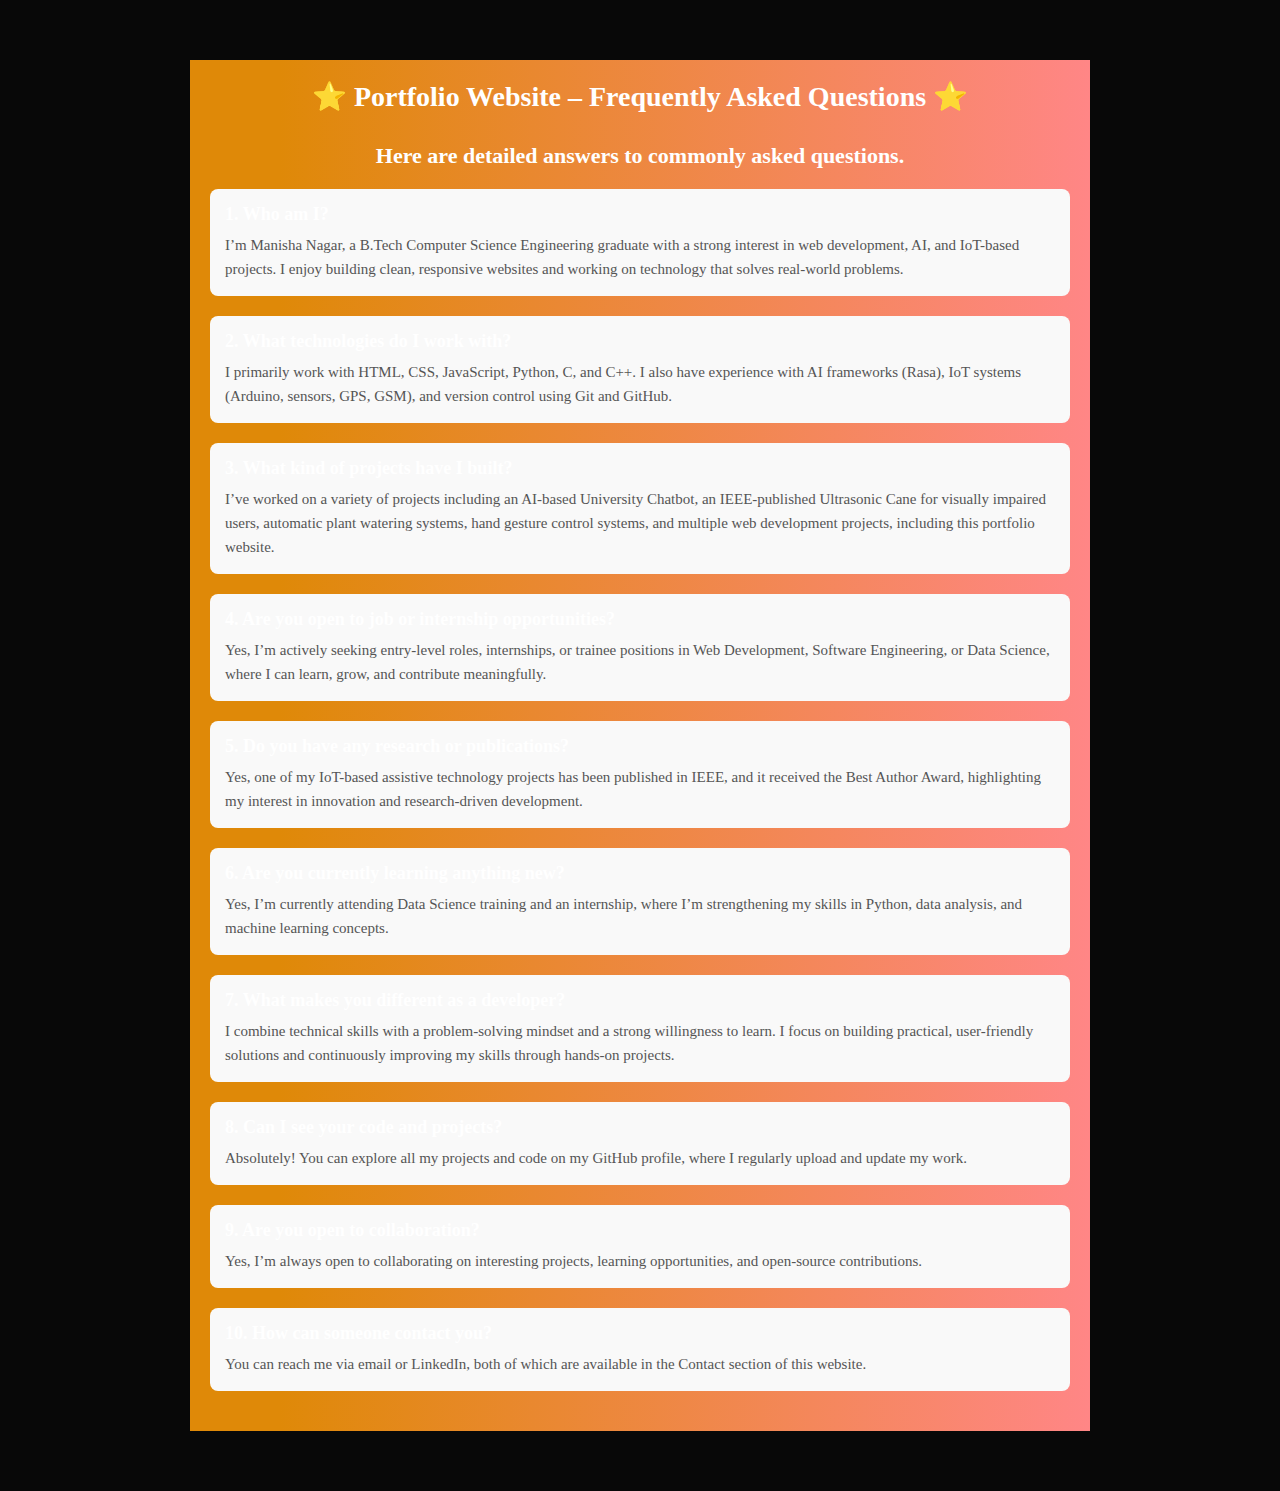
<file: Responsive portfolio/faq.html>
<!DOCTYPE html>
<html lang="en">
<head>
  <meta charset="UTF-8">
  <title>FAQs</title>

  <!-- Link to the CSS file -->
  <link rel="stylesheet" href="style.css" />
</head>
<body>

    <section class="faq-section">

        <h2 class="faq-title">⭐ Portfolio Website – Frequently Asked Questions ⭐</h2>

    <h3 class="faq-subtitle">
        Here are detailed answers to commonly asked questions.
    </h3>

    <div class="faq-item">
        <h4 class="faq-question">1. Who am I?</h4>
        <p class="faq-answer">
            I’m Manisha Nagar, a B.Tech Computer Science Engineering graduate with a strong interest in web development, AI, and IoT-based projects. I enjoy building clean, responsive websites and working on technology that solves real-world problems.
        </p>
    </div>

    <div class="faq-item">
        <h4 class="faq-question">2. What technologies do I work with?</h4>
        <p class="faq-answer">
            I primarily work with HTML, CSS, JavaScript, Python, C, and C++. I also have experience with AI frameworks (Rasa), IoT systems (Arduino, sensors, GPS, GSM), and version control using Git and GitHub.
        </p>
    </div>

    <div class="faq-item">
        <h4 class="faq-question">3. What kind of projects have I built?</h4>
        <p class="faq-answer">
            I’ve worked on a variety of projects including an AI-based University Chatbot, an IEEE-published Ultrasonic Cane for visually impaired users, automatic plant watering systems, hand gesture control systems, and multiple web development projects, including this portfolio website.
        </p>
    </div>

    <div class="faq-item">
        <h4 class="faq-question">4. Are you open to job or internship opportunities?</h4>
        <p class="faq-answer">
            Yes, I’m actively seeking entry-level roles, internships, or trainee positions in Web Development, Software Engineering, or Data Science, where I can learn, grow, and contribute meaningfully.
        </p>
    </div>

    <div class="faq-item">
        <h4 class="faq-question">5. Do you have any research or publications?</h4>
        <p class="faq-answer">
            Yes, one of my IoT-based assistive technology projects has been published in IEEE, and it received the Best Author Award, highlighting my interest in innovation and research-driven development.
        </p>
    </div>

    <div class="faq-item">
        <h4 class="faq-question">6. Are you currently learning anything new?</h4>
        <p class="faq-answer">
            Yes, I’m currently attending Data Science training and an internship, where I’m strengthening my skills in Python, data analysis, and machine learning concepts.
        </p>
    </div>

    <div class="faq-item">
        <h4 class="faq-question">7. What makes you different as a developer?</h4>
        <p class="faq-answer">
            I combine technical skills with a problem-solving mindset and a strong willingness to learn. I focus on building practical, user-friendly solutions and continuously improving my skills through hands-on projects.
        </p>
    </div>

    <div class="faq-item">
        <h4 class="faq-question">8. Can I see your code and projects?</h4>
        <p class="faq-answer">
            Absolutely! You can explore all my projects and code on my GitHub profile, where I regularly upload and update my work.
        </p>
    </div>

    <div class="faq-item">
        <h4 class="faq-question">9. Are you open to collaboration?</h4>
        <p class="faq-answer">
            Yes, I’m always open to collaborating on interesting projects, learning opportunities, and open-source contributions.
        </p>
    </div>

    <div class="faq-item">
        <h4 class="faq-question">10. How can someone contact you?</h4>
        <p class="faq-answer">
            You can reach me via email or LinkedIn, both of which are available in the Contact section of this website.
        </p>
    </div>
    </section>
</body>
</html>
</file>
<file: Responsive portfolio/style.css>
/*commenting style in css */

/*     for the whole page styling -- using "*"    */

* {
  margin: 0;
  padding: 0;
  box-sizing: border-box;

  /* resetting default styles like text-decoration, scroll behavior, font, underline and stuff */
  text-decoration: none;

  /* transition for smooth scrolling */
  scroll-behavior: smooth;
  font-family: "Poppins";
}

/* colour variables */
:root {
  --bg-color: #080808;
  --second-bg-color: #101010;
  --text-color: white;
  --main-color: #ea580c;
}

html {
  font-size: 60%;

  /* hiding horizontal scrollbar that is preventing overflow of content to the sides */
  overflow-x: hidden;
}

/* PART 1 : styling header */
body{
    background: var(--bg-color);
    color: var(--text-color);
}

/* selecting header*/
.header {
    position: fixed;

    /* width is 100% so that it can take space as much it needed */
    width: 100%;
    top: 0;
    left: 0;

    /* setting padding 4rem to the top and bottom, and 15% to the left and right */
    padding: 4rem 15%;

    background: rgba(0, 0, 0, 0.3);

    /* for transparency effect or glass effect */
    backdrop-filter: blur(10px);

    /* putting all the available space between the elements */
    display: flex;
    justify-content: space-between;
    align-items: center;

    /* setting the head above of all pages therefore setting index to a ery high number*/
    z-index: 1000;
}

/* deletes the icon while the site is viewed on smaller screens */
#menu-icon {
    font-size: 3.5rem;
    color: var(--main-color);
    display: none;
}

 /* for my name on left upper corner MANISHA NAGAR*/
.logo{
    font-size: 3rem;
    color: var(--text-color);
    font-weight: 800;

    /* making it clickable*/
    cursor: pointer;

    /* on clicking it will take you back to the home section,....using ease-in-out for smooth transition */
    transition: 0.3s ease-in-out;
}

.logo:hover{
    /* making little bit bigger */
    transform: scale(1.1);
}

/* gradient efect for span element that is for "NAGAR" */
span{
    background: linear-gradient(
    /* take 3 elements */

    /* gives colour from right to left like a background*/
    270deg,
    #DF8908 10%,
    #ff1d15 100%
    );
    
    /* setting the text to background clip */
    background-clip: text;

    /* and setting the colour of the text to transparent so that the colour of linear gradient can be seen on the word*/
    color: transparent;
}

/* selecting anchor tag for styling i.e., for HOME, ABOUT, SERVICES, PROJECTS, CONTACT */
.navbar a{
    font-size: 1.8rem;
    color: var(--text-color);
    margin-bottom: 4rem;
    font-weight: 500;

    /*UPDATE*/
    /* making some space between the links .5 on top and bottom of words and 1.5 on left and right side of the words */
    padding: 0.5rem 1.5rem;

    /* for hover effect */
    transition: 0.3s ease-in-out;
    border-bottom: 3px solid transparent;
}

/* when you hover it let's make the text orange color */
.navbar a:hover {
    color: var(--main-color);

    /* underline effect with orange color as well when you hover over it*/
    border-bottom: 3px solid var(--main-color);
}

/* styling the buttons "CONTACT ME"*/
.gradient-btn{
    font-size: 1.5rem;
    padding: 0.8rem 1.8rem;
    border-radius: 3rem;
    background: linear-gradient(
        270deg,
        #DF8908 10%,
        #ff1d15 100%
    );
    /*space between letters */
    letter-spacing: 1px;
    cursor: pointer;
    transition: 0.3s ease-in-out;
    /* text colour white */
    color: white;
    border: none;

    /* so that the text does not wrap to the next line */
    text-wrap: nowrap;
}

/* and when you are going to hover it you are going to make it a bit bigger*/
.gradient-btn:hover {
    transform: scale(1.05);
}


/* PART 1 : HEADER -- FINISHED*/



/* PART 2 : HOME*/
/* select all the section*/
section{
    /*to make the section cover the entire page*/
    min-height: 100vh;

    padding: 10rem 15%;
}

/* selecting home section */
.home{
    display: flex;
    justify-content: center;
    align-items: center;
    gap: 15rem;
}

/* selecting home content of home section that is selectin div of home content */
.home-content{
    /*making it flex container as well*/
    display: flex;
    flex-direction: column;
    align-items: flex-end;
    text-align: right;
}

/* selecting h1 of home content */
.home-content h1{
    font-size: 7rem;
    font-weight: 700;
    margin-top: 1.5rem;
    list-style: 1;

    /*UPDATE*/
    /*text-align: left;*/
}

/* selecting h3 of home content */
.home-content h3{
    margin: 1rem 0;
    font-size: 3.5rem;

    /*UPDATE*/
    /*text-align: left;*/
}

/* selecting paragraph of home content */
.home-content p{
    font-size: 1.75rem;
    font-weight: 500;
    line-height: 1.8;
    /*UPDATE*/
    /*text-align: left;*/
}

/* selecting home image of home section */
.home-image img{
    /* to make it responsive ,....width is in viewport width(vw) units means 32% of the viewport width */
    width: 30vw;

    /* setting border radius to make the image circular */
    border-radius: 50%;

    /* adding shadow effect or glowing effect,.... 0 0 means behind the image */
    box-shadow: 0 0 25px var(--main-color);
    transition: 0.4s ease-in-out;
}

/* adding effects on hovering the image */
.home-image img:hover{ 
    /* shadow spread will be more */
    box-shadow: 0 0 25px var(--main-color),
                0 0 50px var(--main-color),
                0 0 100px var(--main-color);
}

/* styling social media icons in home section */
.social-icons a{
    /* making them flex containers so that they do not overflow to sides like into paragraph before or after */
    display: inline-flex;
    justify-content: center;
    align-items: center;
    font-size: 3rem;
    padding: 1rem;
    background: transparent;

    /*adding orange border*/
    border: 2px solid var(--main-color);

    /* making it circular */
    border-radius: 50%;

    /* icons are going to be orange colour*/
    color: var(--main-color);

    /* spacing around the icons 3rem on top and bottom and 0.5rem on left and right */
    margin: 3rem 0.5rem;
    transition: 0.3s ease-in-out;
}

/* hover effect for social media icons */
.social-icons a:hover{
    /* color is going to be white*/
    color: var(--text-color);

    /* background will be orange */
    background: var(--main-color);

    /*make the text bigger and make it move to the top by px*/
    /* making it 1.2 times bigger and moving it 5px to the top */
    transform: scale(1.2) translateY(-5px);

    /* adding shadow effect or glowing effect,.... 0 0 means behind the image */
    box-shadow: 0 0 25px var(--main-color);
}

/*style the buttons in home section "HIRE ME" , "CONTACT" */
.btn-group{
    display: flex;
    gap: 1.5rem;
}

/* select all the buttons */
.btn{
    display: inline-block;
    padding: 1rem 3rem;

    /* background colour orange */
    background-color: var(--main-color);

    /* adding shadow effect or glowing effect,.... 0 0 means behind the image */
    box-shadow: 0 0 25px var(--main-color);

    /* making it circular */
    border-radius: 3rem;

    font-size: 1.8rem;
    color: black;

    /* Transparent border for hover effect */
    /*UPDATE*/
    border: 2px solid black;
    
    font-weight: 600;
    transition: 0.3s ease-in-out;
}

/* hover effect for buttons */
.btn:hover{
    /* making it a bit bigger */
    transform: scale(1.05);

    /* adding more shadow effect or glowing effect,.... 0 0 means behind the image */
    box-shadow: 0 0 25px var(--main-color),
                0 0 50px var(--main-color);
}

/* styling for all buttons is over here */


/* changing the style of second button that is contact button */
.btn-group a:nth-of-type(2){
    /* making background transparent for contact button */
    background-color: black;

    /* adding orange border */
    color: var(--main-color);
    border: 2px solid var(--main-color);
    box-shadow: 0 0 25px var(--main-color);
}

.btn-group a:nth-of-type(2):hover{
    box-shadow: 0 0 25px var(--main-color);

    /* making background orange on hover */
    background-color: var(--main-color);

    /* changing text colour to white on hover */
    color: black;

}


/* PART 2 : HOME -- FINISHED*/

/* PART 3 : ABOUT*/
/* selecting about section*/
.about{
    display: flex;
    justify-content: center;
    align-items: center;
    gap: 10rem;

    /*background colour will be second background color now*/
    background: var(--second-bg-color);
}

/* selecting about content of about section that is selectin div of about content */
.about-img img{
    width: 32vw;
    border-radius: 50%;
    box-shadow: 0 0 25px var(--main-color);
    transition: 0.4s ease-in-out;

}

/* adding effects on hovering the image */
.about-img img:hover{ 
    /* shadow spread will be more */
    box-shadow: 0 0 25px var(--main-color),
                0 0 50px var(--main-color),
                0 0 100px var(--main-color);
}

/* selecting h2 of about content */
.about-content h2{
    font-size: 7rem;
    text-align: left;
}

/* selecting h3 of about content */
/*UPDATE*/
.about-content h3{
    font-size: 3rem;
    text-align: left;
    padding: 1rem 0;
}

/* selecting paragraph of about content */
.about-content p{
    font-size: 1.8rem;
}

/* adding margin to the button in about section */
.about-content .btn{
    margin: 3rem 0;
}

/*styling scrollbars*/
::-webkit-scrollbar{
    /*styling side scrollbar*/
    width: 15px;
}

/*styling the moving part of scrollbar*/
::-webkit-scrollbar-thumb{
    background-color: var(--main-color);
}

/*styling the track (means : under the scrollbar) of scrollbar*/
::-webkit-scrollbar-track{
    background-color: var(--bg-color);
}

/* PART 3 : ABOUT -- FINISHED*/


/* PART 4 : SERVICES*/
/* selecting heading of services section */
.heading{
    text-align: center;
    font-size: 7rem;
    margin: 5rem 0;
}

/* selecting services section*/
.services{
    background-color: var(--bg-color);
    color: black;
}

/* selecting h2 of services section */
.services h2{
    color: var(--text-color);
}

.services-container{
    display: grid;
    
    /* auto fit will automatically fit as many columns as possible depending on the screen size */
    grid-template-columns: repeat(auto-fit, minmax(300px, 1fr));
    align-items: center;
    gap: 2.5rem;
}

/* selecting each service box or we can say cards */
.service-box{
    display: flex;
    justify-content: center;
    align-items: center;
    background-color: var(--main-color);

    /* setting height of service box */
    height: 480px;

    /* making it circular in the corners */
    border-radius: 3rem;

    /*to make the reader think that it is clickable */
    cursor: pointer;

    /*for hover effect*/
    border: 5px solid transparent;
    transition: 0.4s ease-in-out;
}

/* hover effect for service box */
.service-box:hover{
    background-color: var(--second-bg-color);
    color: var(--main-color);
    border: 5px solid var(--main-color);
    transform: scale(1.03);
}

/* selecting service info/text inside each service box */
.service-info{
    display: flex;
    flex-direction: column;
    text-align: center;
    justify-content: center;
    align-items: center;
    padding: 5rem;
}

/* selecting h3 inside service info */
.service-info h3{
    font-size: 4rem;
    margin: 2rem 0;
    font-weight: 800;
}

/* selecting paragraph inside service info */
.service-info p{
    font-size: 2rem;
    font-weight: 600;
    line-height: 1.8;
}
/* selecting icon inside service info */
.service-info i{
    font-size: 8rem;
}

/* PART 4 : SERVICES -- FINISHED*/


/* PART 5 : PROJECTS*/
/* selecting projects section*/
.projects{
    background-color: var(--second-bg-color);
}

/* selecting project box container */
.projects-box{
    display: grid;
    grid-template-columns: repeat(auto-fit, minmax(350px, 1fr));
    place-items: center;
    gap: 3rem;
    row-gap: 5rem;
}

/* selecting each project card */
.project-card{
    display: flex;
    flex-direction: column;
    align-items: center;
    justify-content: center;
    text-align: center;
    background-color: var(--bg-color);
    border: 2px solid var(--main-color);
    border-radius: 3rem;
    gap: 2rem;
    padding: 5rem 2rem;

    /*for image hover effect*/
    overflow: pointer;
    cursor: pointer;

    box-shadow: 0 0 5px var(--main-color);
    transition: 0.3s ease;
}

.project-card:hover{
    box-shadow: 0 0 25px var(--main-color),
                0 0 50px var(--main-color);
    transform: scale(1.03);
}

.project-card img{
    max-width: 300px;
    border-radius: 2em;
    object-fit: cover;
}

.project-card h3{
    font-size: 3rem;
}

.project-card p{
    font-size: 1.6rem;
}

/* Updated */
/* styling ieee link */

.link_ieee{
    font-size: 2.5rem;
    color: var(--main-color);
    font-weight: 600;
    text-decoration: underline;
}

.link_ieee:hover{
    color: white;
}

/*Updation finished*/

/* PART 5 : PROJECTS -- FINISHED*/


/* PART 6 : CONTACT*/
/* selecting contact section*/
.contact{
    background-color: var(--bg-color);
}

.contact h2{
    margin-bottom: 3rem;
    color: var(--text-color);
}


/* selecting contact form */
.contact form{
    display: flex;
    align-items: center;
    justify-content: center;
    gap: 3rem;
    margin: 5rem 0;
    text-align: center;
}

.contact form .input-box input, 
.contact form textarea{
    width: 100%;
    padding: 2.5rem;
    font-size: 1.8rem;
    border: 2px solid var(--main-color);
    border-radius: 2rem;
    background-color: var(--bg-color);
    color: var(--text-color);
    margin: 1.5rem 0;

    /* don't want it to resize */
    resize: none;
}

/*PART 6 : CONTACT -- FINISHED*/


/* style the footer */
.footer{
    padding: 5px 0;
    background-color: var(--second-bg-color);
}

.footer .social-icons{
    text-align: center;
}

.footer ul{
    text-align: center;
    font-size: 1.7rem;
}

.footer ul li{
    /* making the list items inline so they stay side by side */
    display: inline-block;
    margin: 10px;
}

.footer ul li a{
    color: var(--text-color);
    border-bottom: 3px solid transparent;
    transition: 0.3s ease-in-out;
}

.footer ul li a:hover{
    border-bottom: 3px solid var(--main-color);
}

.footer .copyright{
    margin-top: 10px;
    text-align: center;
    font-size: 13px;
    /*color: var(--text-color);*/
}


/* MEDIA QUERIES FOR RESPONSIVE DESIGN */
@media (max-width: 1280px) {
    /*make the menu icon visible*/
    #menu-icon {
        display: block;
    }

    /* for making drop down navbar */
    .navbar {
        position: absolute;
        top: 100%;
        right: 0;

        width: 50%;
        padding: 1rem 3rem;

        /*setting transparent black color */
        background: rgba(0, 0, 0, 0.8);

        border-bottom-left-radius: 2rem;
        border-left: 2px solid var(--main-color);
        border-bottom: 2px solid var(--main-color);

        display: none;
    }

    /* styling anchor tags inside navbar for drop down */
    .navbar a{
        display: block;
        margin: 3rem 0;
        font-size: 2rem;
        color: var(--text-color);
    }

    /* when this navbar gets a class of active that is when menu icon is clicked */
    .navbar.active{
        display: block;
    }
    
    .gradient-btn{
        display: none;
    }

    /* changing flex direction of home section to column-reverse */
    .home{
        flex-direction: column-reverse;
        margin: 5rem 0;
        gap: 5rem;
    }

    /* setting home content to center */
    .home-content{
        align-items: center;
        text-align: center;
    }

    /* centering h1, h3 and paragraph in home content */
    .home-img img{
        width: 56vw;
    }

    /* changing flex direction of about section to column-reverse */
    .about{
        flex-direction: column-reverse;
        text-align: center;
    }

    /* centering h2 in about section */
    .about h2{
        text-align: center;
        margin: 2rem 0;
    }

    /* resizing about image --bit more smaller */
    .about img{
        width: 52vw;
    }

    /* changing flex direction of contact form to column */
    .contact form{
        flex-direction: column;
    }
}

/* MEDIA QUERIES FOR RESPONSIVE DESIGN -- FINISHED */

/* adding css for FAQ section */

.faq-section {
  max-width: 900px;
  margin: 60px auto;
  padding: 20px;
  background: linear-gradient(
    /* take 3 elements */

    /* gives colour from right to left like a background*/
    90deg,
    #DF8908 10%,
    #ff8686 100%
    );
}

.faq-title {
  text-align: center;
  margin-bottom: 30px;
  font-size: 28px;
}

.faq-subtitle{
  font-size: 22px;
  margin-bottom: 20px;
  text-align: center;
}

.faq-item {
  margin-bottom: 20px;
  padding: 15px;
  border-radius: 8px;
  background: #f9f9f9;
}

.faq-question {
  font-size: 18px;
  font-weight: 600;
  margin-bottom: 8px;
}

.faq-answer {
  font-size: 15px;
  line-height: 1.6;
  color: #555;
}


/* FAQ section styling - Finished */
</file>
